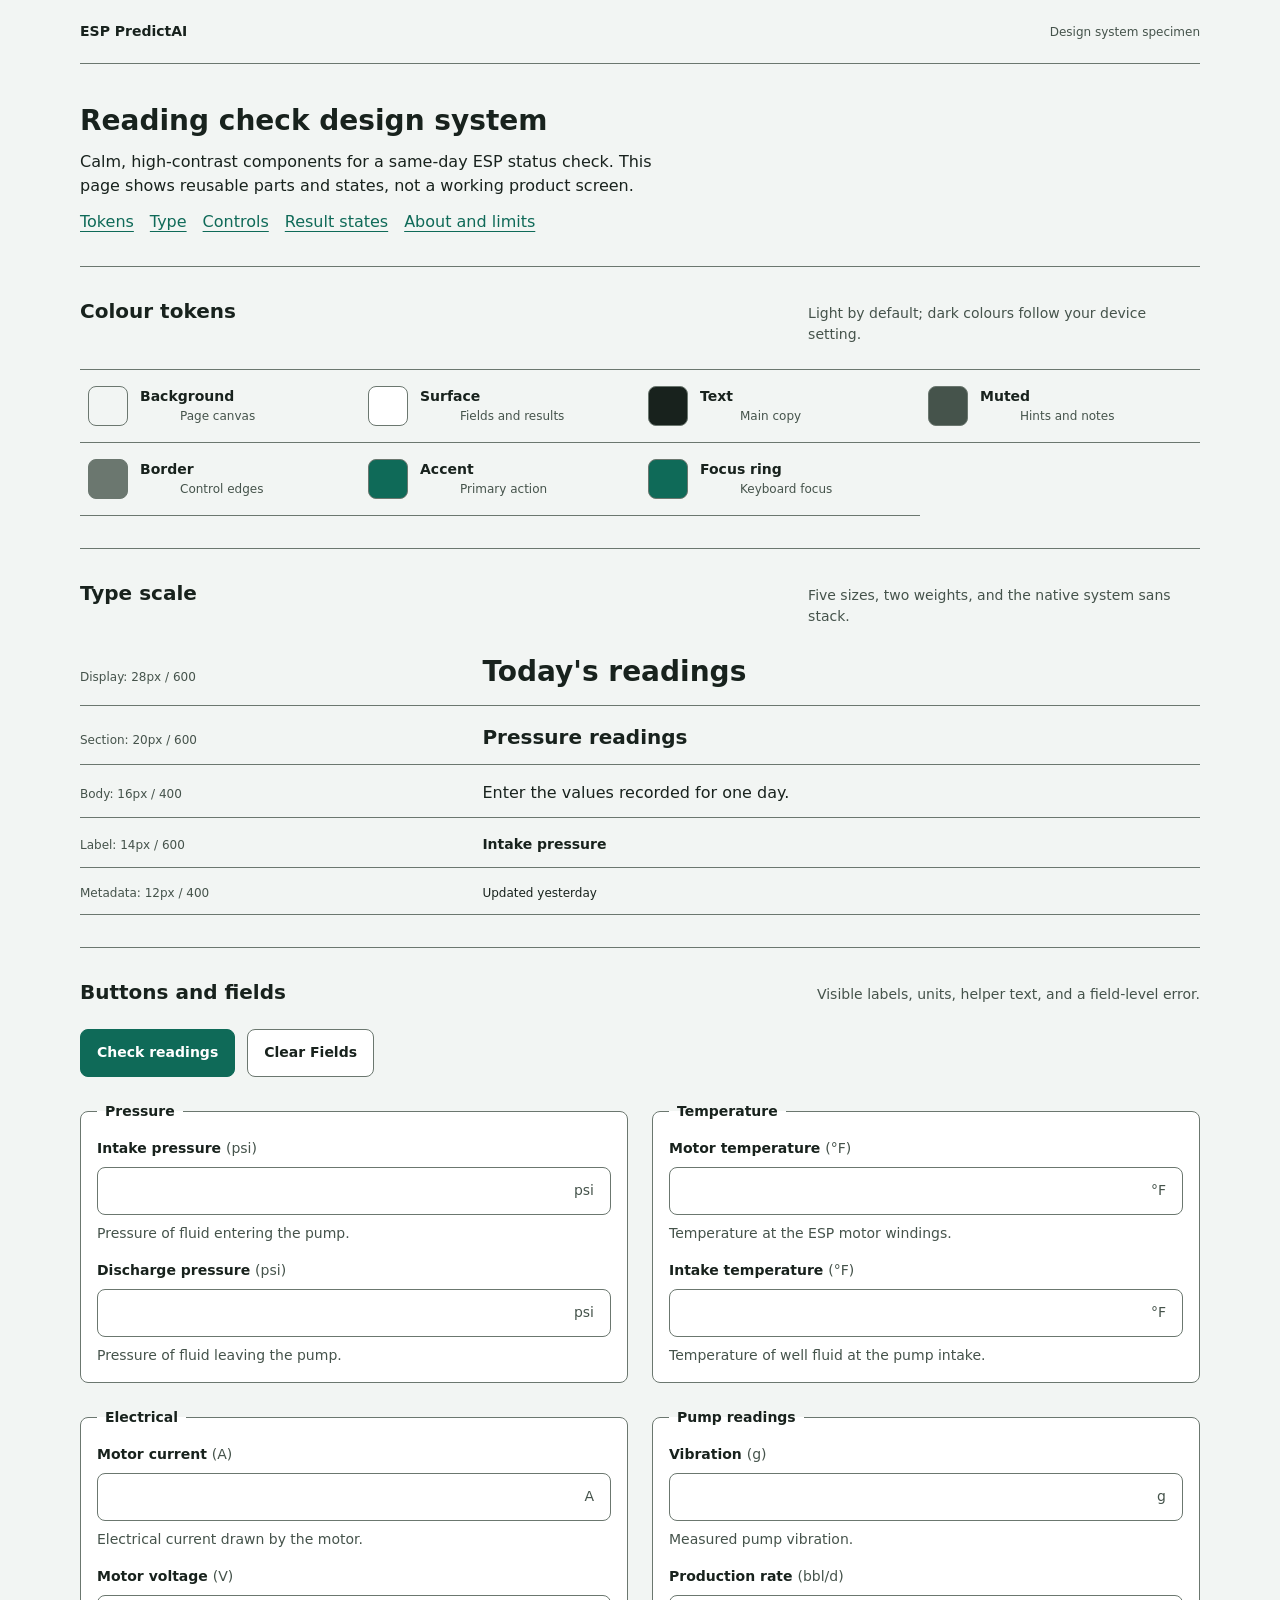
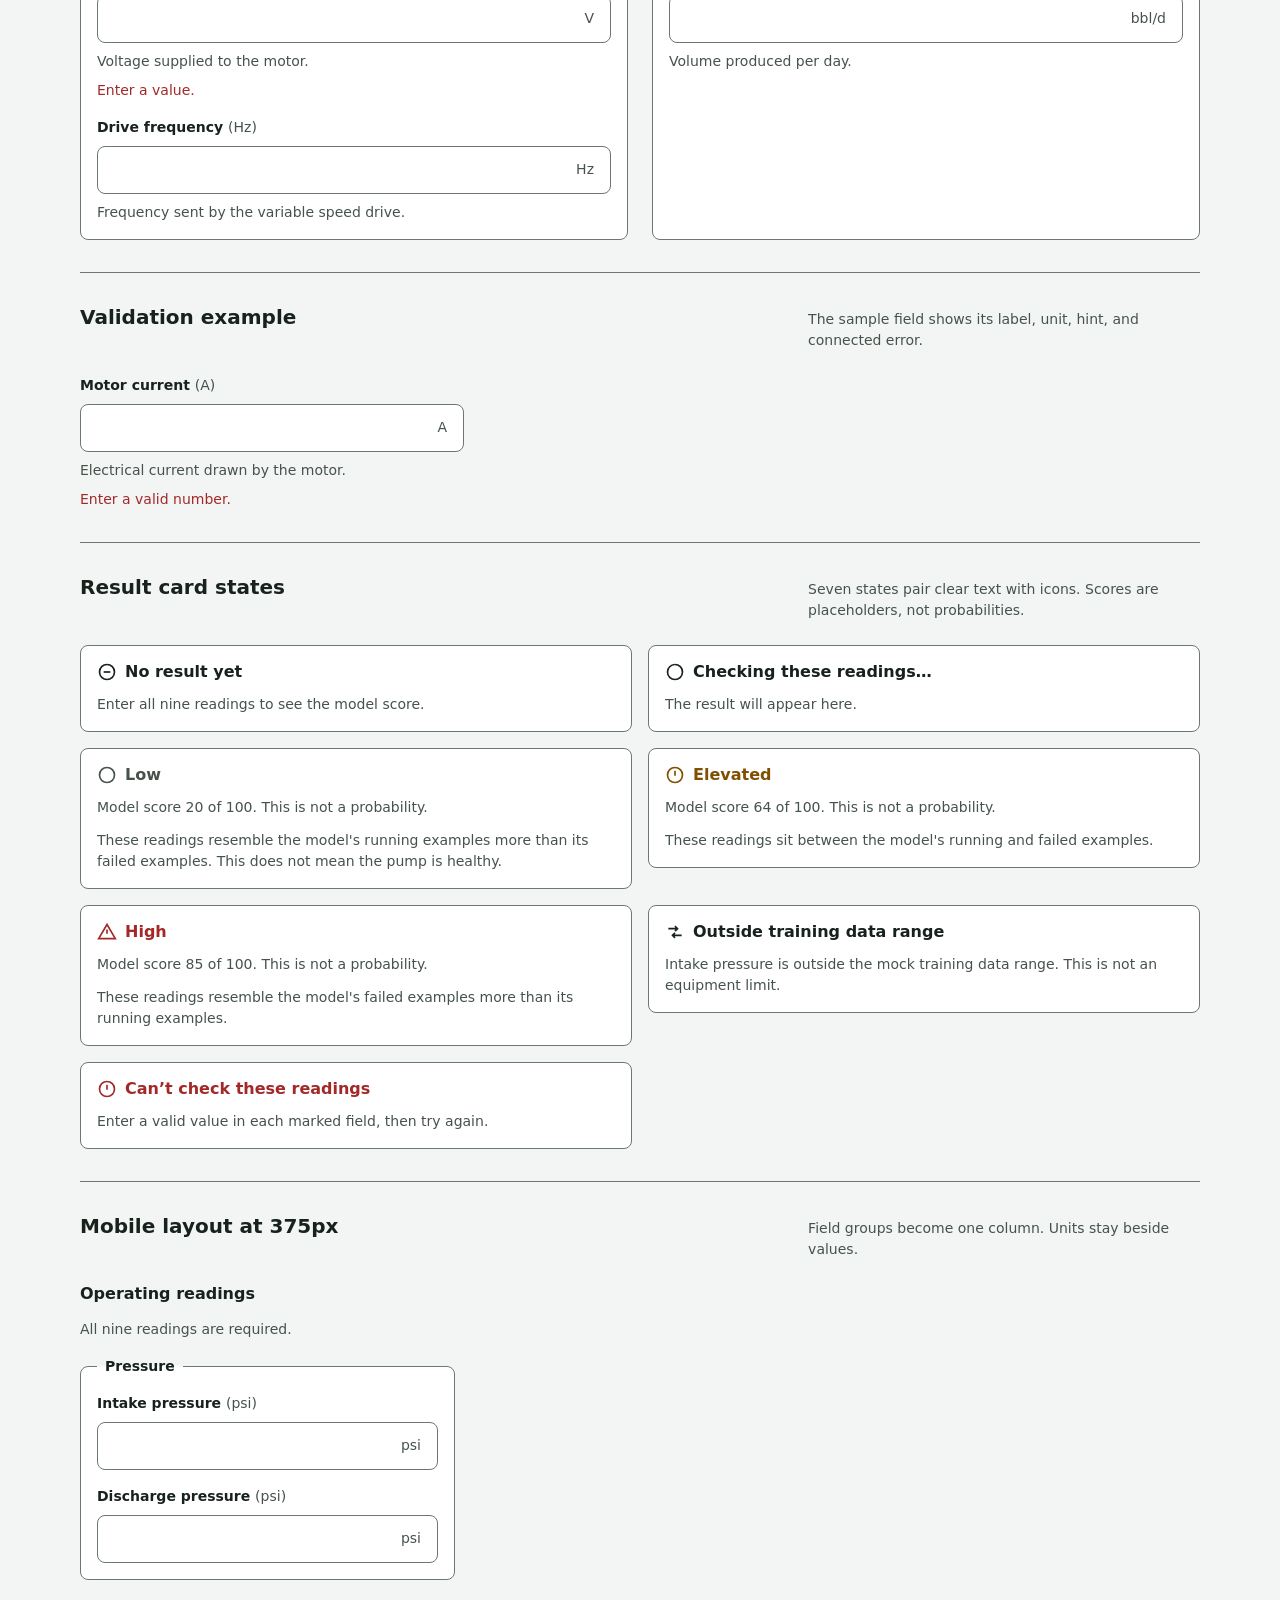
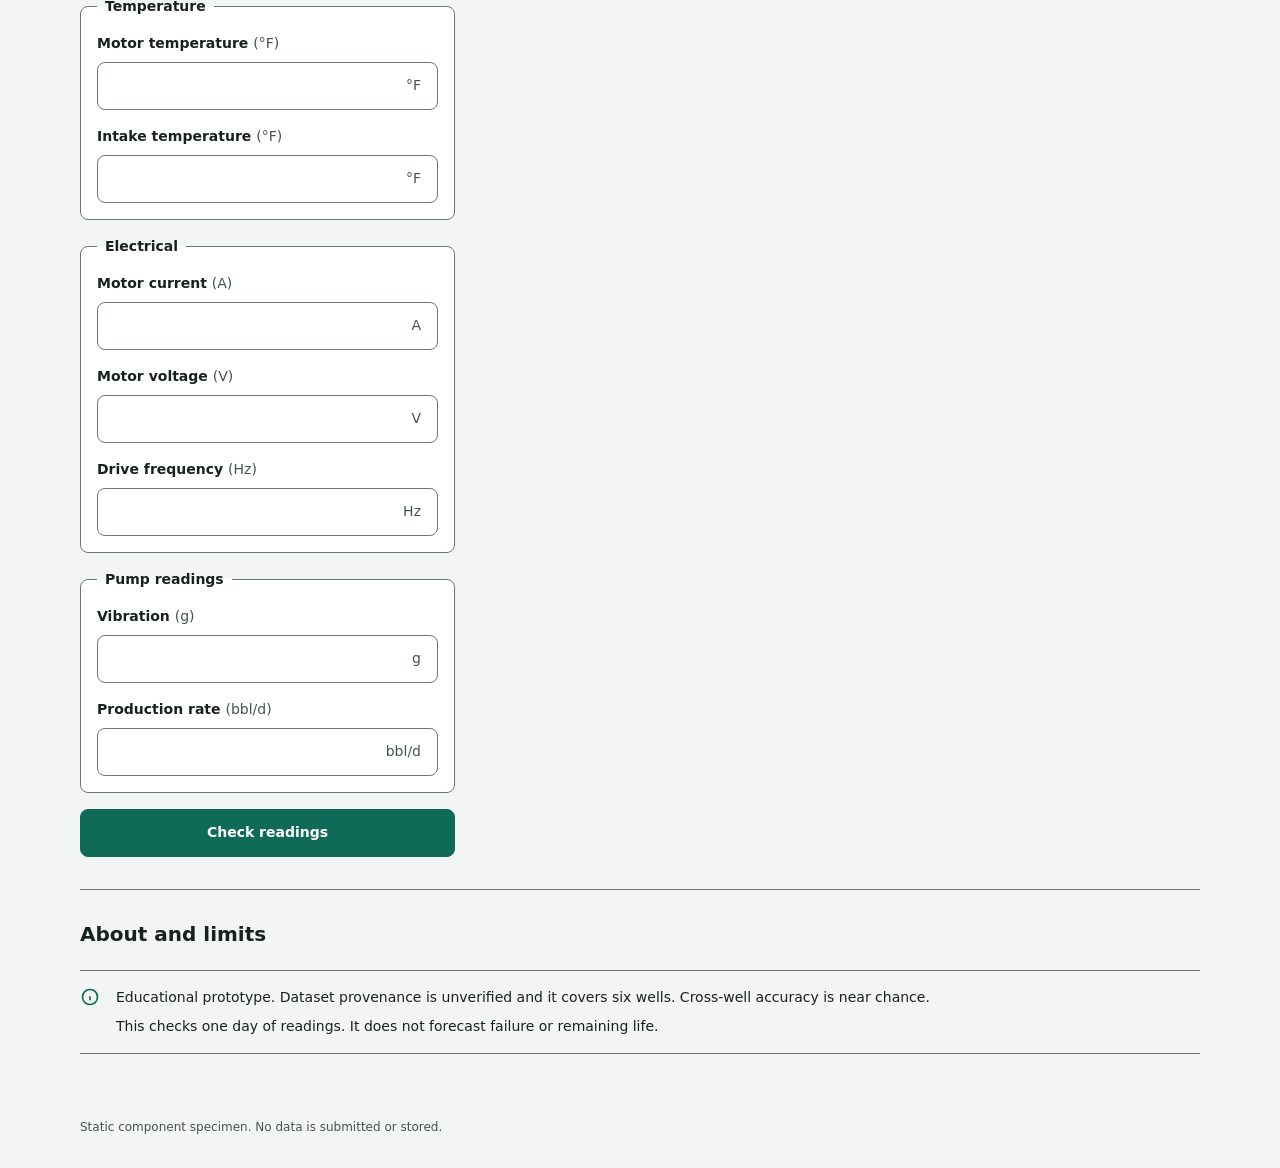
<file: design-system/index.html>
<!doctype html>
<html lang="en">
<head>
  <meta charset="utf-8">
  <meta name="viewport" content="width=device-width, initial-scale=1">
  <meta name="theme-color" content="#F2F5F3" media="(prefers-color-scheme: light)">
  <meta name="theme-color" content="#121A16" media="(prefers-color-scheme: dark)">
  <title>ESP PredictAI design system</title>
  <link rel="stylesheet" href="tokens.css">
  <style>
    *,
    *::before,
    *::after {
      box-sizing: border-box;
    }

    html {
      min-width: 0;
      overflow-x: clip;
      scroll-behavior: auto;
    }

    body {
      min-width: 0;
      overflow-x: clip;
      margin: 0;
      background: var(--color-background);
      color: var(--color-text);
      font-family: var(--font-sans);
      font-size: var(--text-body);
      font-weight: var(--weight-regular);
      line-height: var(--leading-body);
    }

    a {
      color: var(--color-accent);
      text-underline-offset: var(--space-1);
    }

    a:hover {
      text-decoration-thickness: 2px;
    }

    .skip-link {
      position: absolute;
      z-index: 1;
      top: var(--space-2);
      left: var(--space-2);
      padding: var(--space-2) var(--space-3);
      border: var(--border-width) solid var(--color-border);
      border-radius: var(--radius-control);
      background: var(--color-surface);
      color: var(--color-text);
      transform: translateY(-160%);
    }

    .skip-link:focus-visible {
      transform: translateY(0);
    }

    a:focus-visible,
    button:focus-visible,
    input:focus-visible {
      outline: var(--focus-width) solid var(--color-focus-ring);
      outline-offset: var(--focus-offset);
    }

    h1,
    h2,
    h3,
    p {
      margin: 0;
    }

    strong {
      font-weight: var(--weight-semibold);
    }

    h1,
    h2,
    h3 {
      min-width: 0;
      overflow-wrap: break-word;
      font-weight: var(--weight-semibold);
      line-height: var(--leading-tight);
      text-wrap: balance;
    }

    h1 {
      font-size: var(--text-display);
    }

    h2 {
      font-size: var(--text-section);
    }

    h3 {
      font-size: var(--text-body);
    }

    .page-shell {
      width: min(100% - var(--space-8), 70rem);
      margin-inline: auto;
    }

    .site-header {
      display: flex;
      align-items: center;
      justify-content: space-between;
      gap: var(--space-4);
      min-height: 4rem;
      border-bottom: var(--border-width) solid var(--color-border);
    }

    .wordmark {
      color: var(--color-text);
      font-size: var(--text-label);
      font-weight: var(--weight-semibold);
      text-decoration: none;
    }

    .specimen-nav {
      display: flex;
      flex-wrap: wrap;
      gap: var(--space-4);
    }

    .header-note,
    .token-value,
    .type-meta,
    .footer-note {
      color: var(--color-muted);
      font-size: var(--text-small);
    }

    .section-note,
    .hint {
      color: var(--color-muted);
      font-size: var(--text-label);
      font-weight: var(--weight-regular);
    }

    .intro {
      display: grid;
      gap: var(--space-3);
      max-width: 42rem;
      padding-block: var(--space-10) var(--space-8);
    }

    .intro p {
      max-width: 60ch;
    }

    .section {
      padding-block: var(--space-8);
      border-top: var(--border-width) solid var(--color-border);
    }

    .section-heading {
      display: flex;
      align-items: baseline;
      justify-content: space-between;
      gap: var(--space-4);
      margin-bottom: var(--space-6);
    }

    .section-heading p {
      max-width: 44ch;
      color: var(--color-muted);
      font-size: var(--text-label);
    }

    .token-list {
      display: grid;
      grid-template-columns: repeat(4, minmax(0, 1fr));
      margin: 0;
      border-top: var(--border-width) solid var(--color-border);
    }

    .token-item {
      display: grid;
      grid-template-columns: 2.5rem minmax(0, 1fr);
      align-items: center;
      gap: var(--space-3);
      min-width: 0;
      padding: var(--space-4) var(--space-2);
      border-bottom: var(--border-width) solid var(--color-border);
    }

    .swatch {
      width: 2.5rem;
      aspect-ratio: 1;
      border: var(--border-width) solid var(--color-border);
      border-radius: var(--radius-control);
      background: var(--swatch-color);
    }

    .token-name {
      display: block;
      font-size: var(--text-label);
      font-weight: var(--weight-semibold);
      overflow-wrap: break-word;
    }

    .type-list {
      display: grid;
      gap: var(--space-4);
      margin: 0;
      padding: 0;
      list-style: none;
    }

    .type-row {
      display: grid;
      grid-template-columns: minmax(7rem, 0.7fr) minmax(0, 1.3fr);
      align-items: baseline;
      gap: var(--space-4);
      padding-bottom: var(--space-3);
      border-bottom: var(--border-width) solid var(--color-border);
    }

    .type-meta {
      color: var(--color-muted);
      font-size: var(--text-small);
    }

    .sample-display { font-size: var(--text-display); font-weight: var(--weight-semibold); }
    .sample-section { font-size: var(--text-section); font-weight: var(--weight-semibold); }
    .sample-body { font-size: var(--text-body); font-weight: var(--weight-regular); }
    .sample-label { font-size: var(--text-label); font-weight: var(--weight-semibold); }
    .sample-small { font-size: var(--text-small); font-weight: var(--weight-regular); }

    .button-row {
      display: flex;
      flex-wrap: wrap;
      gap: var(--space-3);
    }

    .button {
      display: inline-flex;
      align-items: center;
      justify-content: center;
      min-height: 3rem;
      padding: var(--space-3) var(--space-4);
      border: var(--border-width) solid var(--color-border);
      border-radius: var(--radius-control);
      background: var(--color-surface);
      color: var(--color-text);
      font: var(--weight-semibold) var(--text-label)/var(--leading-body) var(--font-sans);
      text-align: center;
      text-decoration: none;
      cursor: pointer;
      transition: background-color var(--motion-fast) var(--ease-standard),
        border-color var(--motion-fast) var(--ease-standard);
      touch-action: manipulation;
      -webkit-tap-highlight-color: transparent;
    }

    .button:hover {
      border-color: var(--color-text);
      background: var(--color-background);
    }

    .button:active {
      border-color: var(--color-text);
      transform: translateY(1px);
    }

    .button--primary {
      border-color: var(--color-accent);
      background: var(--color-accent);
      color: var(--color-accent-ink);
    }

    .button--primary:hover {
      border-color: var(--color-text);
      background: var(--color-accent);
    }

    .field-groups {
      display: grid;
      grid-template-columns: repeat(2, minmax(0, 1fr));
      gap: var(--space-6);
    }

    .field-group {
      min-width: 0;
      margin: 0;
      padding: var(--space-4);
      border: var(--border-width) solid var(--color-border);
      border-radius: var(--radius-surface);
      background: var(--color-surface);
    }

    .field-group legend {
      padding-inline: var(--space-2);
      font-size: var(--text-label);
      font-weight: var(--weight-semibold);
    }

    .group-fields {
      display: grid;
      gap: var(--space-4);
    }

    .field {
      display: grid;
      gap: var(--space-2);
      min-width: 0;
    }

    .field label {
      font-size: var(--text-label);
      font-weight: var(--weight-semibold);
    }

    .unit-control {
      display: grid;
      grid-template-columns: minmax(0, 1fr) auto;
      align-items: center;
      min-height: 3rem;
      border: var(--border-width) solid var(--color-border);
      border-radius: var(--radius-control);
      background: var(--color-surface);
    }

    .unit-control:focus-within {
      border-color: var(--color-focus-ring);
    }

    .unit-control input {
      width: 100%;
      min-width: 0;
      height: 100%;
      padding: var(--space-3) var(--space-4);
      border: 0;
      border-radius: var(--radius-control);
      outline: 0;
      background: transparent;
      color: var(--color-text);
      font: var(--weight-regular) var(--text-body)/var(--leading-body) var(--font-sans);
      font-variant-numeric: tabular-nums;
    }

    .unit-control input:focus-visible {
      outline: var(--focus-width) solid var(--color-focus-ring);
      outline-offset: calc(-1 * var(--focus-width));
    }

    .unit {
      padding-inline: var(--space-4);
      color: var(--color-muted);
      font-size: var(--text-label);
    }

    .field-error {
      color: var(--color-error);
      font-size: var(--text-label);
    }

    .field-error:empty {
      display: none;
    }

    .risk-list {
      display: grid;
      grid-template-columns: repeat(2, minmax(0, 1fr));
      gap: var(--space-4);
      margin: 0;
      padding: 0;
      list-style: none;
    }

    .result-state {
      display: grid;
      gap: var(--space-3);
      min-width: 0;
      padding: var(--space-4);
      border: var(--border-width) solid var(--color-border);
      border-radius: var(--radius-surface);
      background: var(--color-surface);
    }

    .state-heading {
      display: flex;
      align-items: center;
      gap: var(--space-2);
    }

    .state-heading svg,
    .state-icon {
      flex: 0 0 auto;
      width: 1.25rem;
      height: 1.25rem;
    }

    .state-copy {
      color: var(--color-muted);
      font-size: var(--text-label);
    }

    .risk--low .state-heading { color: var(--color-risk-low); }
    .risk--elevated .state-heading { color: var(--color-risk-elevated); }
    .risk--high .state-heading { color: var(--color-risk-high); }
    .state-heading h3 { color: currentColor; }

    .loading-icon {
      animation: turn 900ms linear infinite;
      transform-origin: center;
    }

    @keyframes turn {
      to { transform: rotate(1turn); }
    }

    .notice {
      display: grid;
      grid-template-columns: 1.5rem minmax(0, 1fr);
      align-items: start;
      gap: var(--space-3);
      padding-block: var(--space-4);
      border-top: var(--border-width) solid var(--color-border);
      border-bottom: var(--border-width) solid var(--color-border);
      font-size: var(--text-label);
      font-weight: var(--weight-regular);
    }

    .notice svg {
      width: 1.25rem;
      height: 1.25rem;
      color: var(--color-accent);
    }

    .notice p + p {
      margin-top: var(--space-2);
    }

    .notice strong {
      font-weight: var(--weight-regular);
    }

    .mobile-preview {
      width: min(100%, 23.4375rem);
    }

    .mobile-preview-inner {
      display: grid;
      gap: var(--space-4);
    }

    .state-heading--error {
      color: var(--color-error);
    }

    .mobile-preview .field-groups {
      grid-template-columns: minmax(0, 1fr);
      gap: var(--space-4);
    }

    .footer-note {
      padding-block: var(--space-8);
      color: var(--color-muted);
      font-size: var(--text-small);
    }

    @media (max-width: 48rem) {
      .token-list {
        grid-template-columns: repeat(2, minmax(0, 1fr));
      }

      .section-heading {
        align-items: start;
        flex-direction: column;
      }
    }

    @media (max-width: 40rem) {
      .page-shell {
        width: min(100% - var(--space-6), 70rem);
      }

      .site-header {
        align-items: start;
        flex-direction: column;
        justify-content: center;
        gap: var(--space-1);
        min-height: 4.5rem;
      }

      .intro {
        padding-block: var(--space-8) var(--space-6);
      }

      .field-groups,
      .risk-list {
        grid-template-columns: minmax(0, 1fr);
      }

      .type-row {
        grid-template-columns: minmax(0, 1fr);
        gap: var(--space-1);
      }
    }

    @media (prefers-reduced-motion: reduce) {
      *,
      *::before,
      *::after {
        scroll-behavior: auto !important;
        animation-duration: 0.01ms !important;
        animation-iteration-count: 1 !important;
        transition-duration: 0.01ms !important;
      }
    }
  </style>
</head>
<body>
  <a class="skip-link" href="#main">Skip to main content</a>
  <header class="site-header page-shell">
    <a class="wordmark" href="#main">ESP PredictAI</a>
    <p class="header-note">Design system specimen</p>
  </header>

  <main id="main" class="page-shell">
    <section class="intro" aria-labelledby="page-title">
  <h1 id="page-title">Reading check design system</h1>
      <p>Calm, high-contrast components for a same-day ESP status check. This page shows reusable parts and states, not a working product screen.</p>
      <nav class="specimen-nav" aria-label="Specimen sections">
        <a href="#tokens">Tokens</a><a href="#type">Type</a><a href="#controls">Controls</a><a href="#results">Result states</a><a href="#limits">About and limits</a>
      </nav>
    </section>

    <section id="tokens" class="section" aria-labelledby="tokens-title">
      <div class="section-heading">
        <h2 id="tokens-title">Colour tokens</h2>
        <p>Light by default; dark colours follow your device setting.</p>
      </div>
      <dl class="token-list">
        <div class="token-item"><span class="swatch" style="--swatch-color:var(--color-background)" aria-hidden="true"></span><div><dt class="token-name">Background</dt><dd class="token-value">Page canvas</dd></div></div>
        <div class="token-item"><span class="swatch" style="--swatch-color:var(--color-surface)" aria-hidden="true"></span><div><dt class="token-name">Surface</dt><dd class="token-value">Fields and results</dd></div></div>
        <div class="token-item"><span class="swatch" style="--swatch-color:var(--color-text)" aria-hidden="true"></span><div><dt class="token-name">Text</dt><dd class="token-value">Main copy</dd></div></div>
        <div class="token-item"><span class="swatch" style="--swatch-color:var(--color-muted)" aria-hidden="true"></span><div><dt class="token-name">Muted</dt><dd class="token-value">Hints and notes</dd></div></div>
        <div class="token-item"><span class="swatch" style="--swatch-color:var(--color-border)" aria-hidden="true"></span><div><dt class="token-name">Border</dt><dd class="token-value">Control edges</dd></div></div>
        <div class="token-item"><span class="swatch" style="--swatch-color:var(--color-accent)" aria-hidden="true"></span><div><dt class="token-name">Accent</dt><dd class="token-value">Primary action</dd></div></div>
        <div class="token-item"><span class="swatch" style="--swatch-color:var(--color-focus-ring)" aria-hidden="true"></span><div><dt class="token-name">Focus ring</dt><dd class="token-value">Keyboard focus</dd></div></div>
      </dl>
    </section>

    <section id="type" class="section" aria-labelledby="type-title">
      <div class="section-heading">
        <h2 id="type-title">Type scale</h2>
        <p>Five sizes, two weights, and the native system sans stack.</p>
      </div>
      <ul class="type-list">
        <li class="type-row"><span class="type-meta">Display: 28px / 600</span><span class="sample-display">Today's readings</span></li>
        <li class="type-row"><span class="type-meta">Section: 20px / 600</span><span class="sample-section">Pressure readings</span></li>
        <li class="type-row"><span class="type-meta">Body: 16px / 400</span><span class="sample-body">Enter the values recorded for one day.</span></li>
        <li class="type-row"><span class="type-meta">Label: 14px / 600</span><span class="sample-label">Intake pressure</span></li>
        <li class="type-row"><span class="type-meta">Metadata: 12px / 400</span><span class="sample-small">Updated yesterday</span></li>
      </ul>
    </section>

    <section id="controls" class="section" aria-labelledby="controls-title">
      <div class="section-heading">
        <h2 id="controls-title">Buttons and fields</h2>
        <p>Visible labels, units, helper text, and a field-level error.</p>
      </div>
      <div class="button-row" aria-label="Button examples">
        <button class="button button--primary" type="button">Check readings</button>
        <button class="button" type="button">Clear Fields</button>
      </div>

      <div class="field-groups" style="margin-top:var(--space-6)">
        <fieldset class="field-group">
          <legend>Pressure</legend>
          <div class="group-fields">
            <div class="field">
              <label for="intake-pressure">Intake pressure <span class="hint">(psi)</span></label>
              <div class="unit-control"><input id="intake-pressure" name="intake_pressure" type="number" inputmode="decimal" step="any" autocomplete="off" required aria-required="true" aria-describedby="intake-hint"><span class="unit" aria-hidden="true">psi</span></div>
              <p class="hint" id="intake-hint">Pressure of fluid entering the pump.</p>
            </div>
            <div class="field">
              <label for="discharge-pressure">Discharge pressure <span class="hint">(psi)</span></label>
              <div class="unit-control"><input id="discharge-pressure" name="discharge_pressure" type="number" inputmode="decimal" step="any" autocomplete="off" required aria-required="true" aria-describedby="discharge-hint"><span class="unit" aria-hidden="true">psi</span></div>
              <p class="hint" id="discharge-hint">Pressure of fluid leaving the pump.</p>
            </div>
          </div>
        </fieldset>

        <fieldset class="field-group">
          <legend>Temperature</legend>
          <div class="group-fields">
            <div class="field">
              <label for="motor-temperature">Motor temperature <span class="hint">(°F)</span></label>
              <div class="unit-control"><input id="motor-temperature" name="motor_temperature" type="number" inputmode="decimal" step="any" autocomplete="off" required aria-required="true" aria-describedby="motor-temp-hint"><span class="unit" aria-hidden="true">°F</span></div>
              <p class="hint" id="motor-temp-hint">Temperature at the ESP motor windings.</p>
            </div>
            <div class="field">
              <label for="intake-temperature">Intake temperature <span class="hint">(°F)</span></label>
              <div class="unit-control"><input id="intake-temperature" name="intake_temperature" type="number" inputmode="decimal" step="any" autocomplete="off" required aria-required="true" aria-describedby="intake-temp-hint"><span class="unit" aria-hidden="true">°F</span></div>
              <p class="hint" id="intake-temp-hint">Temperature of well fluid at the pump intake.</p>
            </div>
          </div>
        </fieldset>

        <fieldset class="field-group">
          <legend>Electrical</legend>
          <div class="group-fields">
            <div class="field">
              <label for="motor-current">Motor current <span class="hint">(A)</span></label>
              <div class="unit-control"><input id="motor-current" name="motor_amps" type="number" inputmode="decimal" step="any" autocomplete="off" required aria-required="true" aria-describedby="motor-current-hint"><span class="unit" aria-hidden="true">A</span></div>
              <p class="hint" id="motor-current-hint">Electrical current drawn by the motor.</p>
            </div>
            <div class="field">
              <label for="motor-voltage">Motor voltage <span class="hint">(V)</span></label>
              <div class="unit-control"><input id="motor-voltage" name="motor_volt" type="number" inputmode="decimal" step="any" autocomplete="off" required aria-required="true" aria-invalid="true" aria-describedby="motor-voltage-hint motor-voltage-error"><span class="unit" aria-hidden="true">V</span></div>
              <p class="hint" id="motor-voltage-hint">Voltage supplied to the motor.</p>
              <p class="field-error" id="motor-voltage-error">Enter a value.</p>
            </div>
            <div class="field">
              <label for="frequency">Drive frequency <span class="hint">(Hz)</span></label>
              <div class="unit-control"><input id="frequency" name="frequency" type="number" inputmode="decimal" step="any" autocomplete="off" required aria-required="true" aria-describedby="frequency-hint"><span class="unit" aria-hidden="true">Hz</span></div>
              <p class="hint" id="frequency-hint">Frequency sent by the variable speed drive.</p>
            </div>
          </div>
        </fieldset>

        <fieldset class="field-group">
          <legend>Pump readings</legend>
          <div class="group-fields">
            <div class="field">
              <label for="vibration">Vibration <span class="hint">(g)</span></label>
              <div class="unit-control"><input id="vibration" name="vibration" type="number" inputmode="decimal" step="any" autocomplete="off" required aria-required="true" aria-describedby="vibration-hint"><span class="unit" aria-hidden="true">g</span></div>
              <p class="hint" id="vibration-hint">Measured pump vibration.</p>
            </div>
            <div class="field">
              <label for="production">Production rate <span class="hint">(bbl/d)</span></label>
              <div class="unit-control"><input id="production" name="production" type="number" inputmode="decimal" step="any" autocomplete="off" required aria-required="true" aria-describedby="production-hint"><span class="unit" aria-hidden="true">bbl/d</span></div>
              <p class="hint" id="production-hint">Volume produced per day.</p>
            </div>
          </div>
        </fieldset>
      </div>
    </section>

    <section class="section" aria-labelledby="sample-error-title">
      <div class="section-heading">
        <h2 id="sample-error-title">Validation example</h2>
        <p>The sample field shows its label, unit, hint, and connected error.</p>
      </div>
      <div class="field" style="max-width:24rem">
        <label for="sample-amps">Motor current <span class="hint">(A)</span></label>
        <div class="unit-control"><input id="sample-amps" name="sample_motor_amps" type="number" inputmode="decimal" step="any" autocomplete="off" aria-invalid="true" aria-describedby="sample-amps-hint sample-amps-error"><span class="unit" aria-hidden="true">A</span></div>
        <p class="hint" id="sample-amps-hint">Electrical current drawn by the motor.</p>
        <p class="field-error" id="sample-amps-error">Enter a valid number.</p>
      </div>
    </section>

    <section id="results" class="section" aria-labelledby="results-title">
      <div class="section-heading">
        <h2 id="results-title">Result card states</h2>
        <p>Seven states pair clear text with icons. Scores are placeholders, not probabilities.</p>
      </div>
      <ul class="risk-list">
        <li><article class="result-state">
          <div class="state-heading"><svg class="state-icon" viewBox="0 0 24 24" fill="none" stroke="currentColor" stroke-width="2" aria-hidden="true" focusable="false"><circle cx="12" cy="12" r="9"></circle><path d="M8 12h8"></path></svg><h3>No result yet</h3></div>
          <p class="state-copy">Enter all nine readings to see the model score.</p>
        </article></li>
        <li><article class="result-state">
          <div class="state-heading"><svg class="state-icon loading-icon" viewBox="0 0 24 24" fill="none" stroke="currentColor" stroke-width="2" aria-hidden="true" focusable="false"><circle cx="12" cy="12" r="9" stroke-dasharray="42 14"></circle><path d="M21 12a9 9 0 0 0-9-9"></path></svg><h3>Checking these readings&hellip;</h3></div>
          <p class="state-copy">The result will appear here.</p>
        </article></li>
        <li><article class="result-state risk--low">
          <div class="state-heading"><svg class="state-icon" viewBox="0 0 24 24" fill="none" stroke="currentColor" stroke-width="2" aria-hidden="true" focusable="false"><circle cx="12" cy="12" r="9"></circle></svg><h3>Low</h3></div>
          <p class="state-copy">Model score 20 of 100. This is not a probability.</p>
          <p class="state-copy">These readings resemble the model's running examples more than its failed examples. This does not mean the pump is healthy.</p>
        </article></li>
        <li><article class="result-state risk--elevated">
          <div class="state-heading"><svg class="state-icon" viewBox="0 0 24 24" fill="none" stroke="currentColor" stroke-width="2" aria-hidden="true" focusable="false"><circle cx="12" cy="12" r="9"></circle><path d="M12 7v6"></path><path d="M12 16h.01"></path></svg><h3>Elevated</h3></div>
          <p class="state-copy">Model score 64 of 100. This is not a probability.</p>
          <p class="state-copy">These readings sit between the model's running and failed examples.</p>
        </article></li>
        <li><article class="result-state risk--high">
          <div class="state-heading"><svg class="state-icon" viewBox="0 0 24 24" fill="none" stroke="currentColor" stroke-width="2" aria-hidden="true" focusable="false"><path d="M12 3 22 20H2L12 3Z"></path><path d="M12 9v5"></path><path d="M12 17h.01"></path></svg><h3>High</h3></div>
          <p class="state-copy">Model score 85 of 100. This is not a probability.</p>
          <p class="state-copy">These readings resemble the model's failed examples more than its running examples.</p>
        </article></li>
        <li><article class="result-state">
          <div class="state-heading"><svg class="state-icon" viewBox="0 0 24 24" fill="none" stroke="currentColor" stroke-width="2" aria-hidden="true" focusable="false"><path d="M4 8h11M12 5l3 3-3 3M20 16H9m3-3-3 3 3 3"></path></svg><h3>Outside training data range</h3></div>
          <p class="state-copy">Intake pressure is outside the mock training data range. This is not an equipment limit.</p>
        </article></li>
        <li><article class="result-state">
          <div class="state-heading state-heading--error"><svg class="state-icon" viewBox="0 0 24 24" fill="none" stroke="currentColor" stroke-width="2" aria-hidden="true" focusable="false"><circle cx="12" cy="12" r="9"></circle><path d="M12 7v6"></path><path d="M12 16h.01"></path></svg><h3>Can&#8217;t check these readings</h3></div>
          <p class="state-copy">Enter a valid value in each marked field, then try again.</p>
        </article></li>
      </ul>
    </section>

    <section class="section" aria-labelledby="mobile-title">
      <div class="section-heading">
        <h2 id="mobile-title">Mobile layout at 375px</h2>
        <p>Field groups become one column. Units stay beside values.</p>
      </div>
      <div class="mobile-preview">
        <div class="mobile-preview-inner">
          <h3>Operating readings</h3>
          <p class="hint">All nine readings are required.</p>
          <div class="field-groups">
            <fieldset class="field-group">
              <legend>Pressure</legend>
              <div class="group-fields">
                <div class="field"><label for="mobile-intake">Intake pressure <span class="hint">(psi)</span></label><div class="unit-control"><input id="mobile-intake" name="mobile_intake_pressure" type="number" inputmode="decimal" step="any" autocomplete="off" required aria-required="true"><span class="unit" aria-hidden="true">psi</span></div></div>
                <div class="field"><label for="mobile-discharge">Discharge pressure <span class="hint">(psi)</span></label><div class="unit-control"><input id="mobile-discharge" name="mobile_discharge_pressure" type="number" inputmode="decimal" step="any" autocomplete="off" required aria-required="true"><span class="unit" aria-hidden="true">psi</span></div></div>
              </div>
            </fieldset>
            <fieldset class="field-group">
              <legend>Temperature</legend>
              <div class="group-fields">
                <div class="field"><label for="mobile-motor-temperature">Motor temperature <span class="hint">(°F)</span></label><div class="unit-control"><input id="mobile-motor-temperature" name="mobile_motor_temperature" type="number" inputmode="decimal" step="any" autocomplete="off" required aria-required="true"><span class="unit" aria-hidden="true">°F</span></div></div>
                <div class="field"><label for="mobile-intake-temperature">Intake temperature <span class="hint">(°F)</span></label><div class="unit-control"><input id="mobile-intake-temperature" name="mobile_intake_temperature" type="number" inputmode="decimal" step="any" autocomplete="off" required aria-required="true"><span class="unit" aria-hidden="true">°F</span></div></div>
              </div>
            </fieldset>
            <fieldset class="field-group">
              <legend>Electrical</legend>
              <div class="group-fields">
                <div class="field"><label for="mobile-current">Motor current <span class="hint">(A)</span></label><div class="unit-control"><input id="mobile-current" name="mobile_motor_amps" type="number" inputmode="decimal" step="any" autocomplete="off" required aria-required="true"><span class="unit" aria-hidden="true">A</span></div></div>
                <div class="field"><label for="mobile-voltage">Motor voltage <span class="hint">(V)</span></label><div class="unit-control"><input id="mobile-voltage" name="mobile_motor_volt" type="number" inputmode="decimal" step="any" autocomplete="off" required aria-required="true"><span class="unit" aria-hidden="true">V</span></div></div>
                <div class="field"><label for="mobile-frequency">Drive frequency <span class="hint">(Hz)</span></label><div class="unit-control"><input id="mobile-frequency" name="mobile_frequency" type="number" inputmode="decimal" step="any" autocomplete="off" required aria-required="true"><span class="unit" aria-hidden="true">Hz</span></div></div>
              </div>
            </fieldset>
            <fieldset class="field-group">
              <legend>Pump readings</legend>
              <div class="group-fields">
                <div class="field"><label for="mobile-vibration">Vibration <span class="hint">(g)</span></label><div class="unit-control"><input id="mobile-vibration" name="mobile_vibration" type="number" inputmode="decimal" step="any" autocomplete="off" required aria-required="true"><span class="unit" aria-hidden="true">g</span></div></div>
                <div class="field"><label for="mobile-production">Production rate <span class="hint">(bbl/d)</span></label><div class="unit-control"><input id="mobile-production" name="mobile_production" type="number" inputmode="decimal" step="any" autocomplete="off" required aria-required="true"><span class="unit" aria-hidden="true">bbl/d</span></div></div>
              </div>
            </fieldset>
            <button class="button button--primary" type="button">Check readings</button>
          </div>
        </div>
      </div>
    </section>

    <section id="limits" class="section" aria-labelledby="limits-title">
      <div class="section-heading">
        <h2 id="limits-title">About and limits</h2>
      </div>
      <aside class="notice" aria-label="Educational prototype notice">
        <svg viewBox="0 0 24 24" fill="none" stroke="currentColor" stroke-width="2" aria-hidden="true" focusable="false"><circle cx="12" cy="12" r="9"></circle><path d="M12 11v5"></path><path d="M12 8h.01"></path></svg>
        <div>
          <p><strong>Educational prototype.</strong> Dataset provenance is unverified and it covers six wells. Cross-well accuracy is near chance.</p>
          <p>This checks one day of readings. It does not forecast failure or remaining life.</p>
        </div>
      </aside>
    </section>
  </main>

  <footer class="page-shell footer-note">
    Static component specimen. No data is submitted or stored.
  </footer>
</body>
</html>
</file>
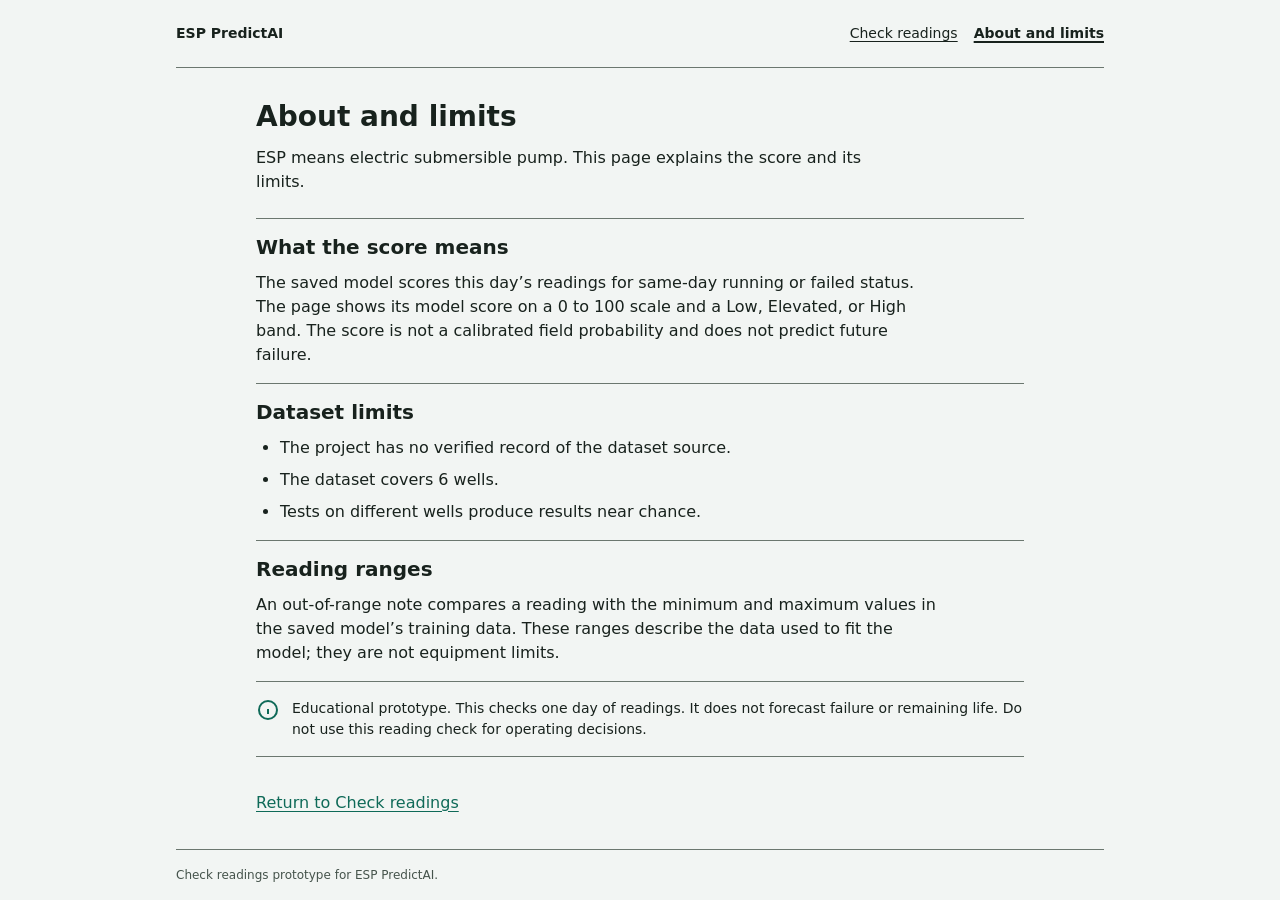
<file: web/about.html>
<!doctype html>
<html lang="en">
<head>
  <meta charset="utf-8">
  <meta name="viewport" content="width=device-width, initial-scale=1">
  <meta name="expert-mode-url" content="">
  <meta name="description" content="About and limits of the ESP PredictAI one-day reading check.">
  <meta name="theme-color" content="#F2F5F3" media="(prefers-color-scheme: light)">
  <meta name="theme-color" content="#121A16" media="(prefers-color-scheme: dark)">
  <title>About and limits | ESP PredictAI</title>
  <link rel="icon" type="image/svg+xml" href="favicon.svg">
  <link rel="stylesheet" href="styles.css">
  <script src="app.js" defer></script>
</head>
<body>
  <a class="skip-link" href="#main">Skip to main content</a>
  <header class="site-header page-shell">
    <a class="wordmark" href="index.html">ESP PredictAI</a>
    <nav class="site-nav" aria-label="Main navigation">
      <a href="index.html">Check readings</a>
      <a href="about.html" aria-current="page">About and limits</a>
      <a class="expert-mode-link" hidden>Expert mode</a>
    </nav>
  </header>

  <main id="main" class="page-shell about-page">
    <section class="intro" aria-labelledby="page-title">
      <h1 id="page-title">About and limits</h1>
      <p>ESP means electric submersible pump. This page explains the score and its limits.</p>
    </section>

    <section class="about-section" aria-labelledby="scope-title">
      <h2 id="scope-title">What the score means</h2>
      <p>The saved model scores this day’s readings for same-day running or failed status. The page shows its model score on a 0 to 100 scale and a Low, Elevated, or High band. The score is not a calibrated field probability and does not predict future failure.</p>
    </section>

    <section class="about-section" aria-labelledby="data-title">
      <h2 id="data-title">Dataset limits</h2>
      <ul class="limit-list">
        <li>The project has no verified record of the dataset source.</li>
        <li>The dataset covers 6 wells.</li>
        <li>Tests on different wells produce results near chance.</li>
      </ul>
    </section>

    <section class="about-section" aria-labelledby="range-title">
      <h2 id="range-title">Reading ranges</h2>
      <p>An out-of-range note compares a reading with the minimum and maximum values in the saved model’s training data. These ranges describe the data used to fit the model; they are not equipment limits.</p>
    </section>

    <aside class="prototype-notice" aria-label="Educational prototype notice">
      <svg viewBox="0 0 24 24" fill="none" stroke="currentColor" stroke-width="2" aria-hidden="true" focusable="false"><circle cx="12" cy="12" r="9"></circle><path d="M12 11v5"></path><path d="M12 8h.01"></path></svg>
      <p><strong>Educational prototype.</strong> This checks one day of readings. It does not forecast failure or remaining life. Do not use this reading check for operating decisions.</p>
    </aside>

    <p class="back-link"><a href="index.html">Return to Check readings</a></p>
  </main>

  <footer class="page-shell page-footer">
    <p>Check readings prototype for ESP PredictAI.</p>
  </footer>
</body>
</html>
</file>
<file: design-system/tokens.css>
/* Hallmark · v2.0.0 · genre: modern-minimal · shape: component playground · theme: Coral (manual) */
/* Critique: keep the component specimen calm, factual, and useful without invented result data. */
/* Waivers: static previews replace interactive code-copy blocks; Node is unavailable for the CLI. */

:root {
  color-scheme: light;

  /* Colour roles: light theme */
  --color-background: #F2F5F3;
  --color-surface: #FFFFFF;
  --color-text: #18221D;
  --color-muted: #45534B;
  --color-border: #6B776F;
  --color-accent: #0F6A58;
  --color-focus-ring: #0F6A58;
  --color-accent-ink: #FFFFFF;

  /* Low is neutral; every risk signal pairs an inline icon with a visible label. */
  --color-risk-low: #45534B;
  --color-risk-elevated: #805000;
  --color-risk-high: #A32929;
  --color-error: #A32929;

  /* System font stack; five sizes and two weights. */
  --font-sans: system-ui, -apple-system, BlinkMacSystemFont, "Segoe UI", sans-serif;
  --text-small: 0.75rem;
  --text-label: 0.875rem;
  --text-body: 1rem;
  --text-section: 1.25rem;
  --text-display: 1.75rem;
  --weight-regular: 400;
  --weight-semibold: 600;
  --leading-body: 1.5;
  --leading-tight: 1.2;

  /* 4/8 spacing scale. */
  --space-1: 0.25rem;
  --space-2: 0.5rem;
  --space-3: 0.75rem;
  --space-4: 1rem;
  --space-6: 1.5rem;
  --space-8: 2rem;
  --space-10: 2.5rem;
  --space-12: 3rem;

  --radius-control: 0.5rem;
  --radius-surface: 0.5rem;
  --border-width: 1px;
  --focus-width: 3px;
  --focus-offset: 2px;
  --shadow-rest: none;
  --motion-fast: 140ms;
  --motion-standard: 180ms;
  --ease-standard: cubic-bezier(0.2, 0, 0, 1);
}

@media (prefers-color-scheme: dark) {
  :root {
    color-scheme: dark;
    --color-background: #121A16;
    --color-surface: #1B2520;
    --color-text: #F2F6F3;
    --color-muted: #B9C5BE;
    --color-border: #748279;
    --color-accent: #83DFC6;
    --color-focus-ring: #83DFC6;
    --color-accent-ink: #13211B;
    --color-risk-low: #B9C5BE;
    --color-risk-elevated: #FFD184;
    --color-risk-high: #FFA19B;
    --color-error: #FFA19B;
  }
}

@media (prefers-reduced-motion: reduce) {
  :root {
    --motion-fast: 0ms;
    --motion-standard: 0ms;
  }
}
</file>
<file: web/styles.css>
/* Hallmark · v2.0.0 · genre: modern-minimal · shape: two-page tool · theme: locked project tokens */
/* Critique: make the reading form calm, direct, and usable without specialist knowledge. */
/* Waivers: required nine-field help and the persistent safety notice exceed Hallmark's 80-word guide; both are owner-approved. */
/* The static page uses the saved model through the same-origin API. */
@import url("../design-system/tokens.css");

*,
*::before,
*::after {
  box-sizing: border-box;
}

html,
body {
  overflow-x: clip;
}

html {
  scroll-behavior: smooth;
  scrollbar-color: var(--color-border) var(--color-background);
}

body {
  min-width: 0;
  margin: 0;
  background: var(--color-background);
  color: var(--color-text);
  font-family: var(--font-sans);
  font-size: var(--text-body);
  font-weight: var(--weight-regular);
  line-height: var(--leading-body);
}

::selection {
  background: var(--color-accent);
  color: var(--color-accent-ink);
}

[hidden] {
  display: none !important;
}

.visually-hidden {
  position: absolute;
  width: 1px;
  height: 1px;
  padding: 0;
  margin: -1px;
  overflow: clip;
  clip-path: inset(50%);
  white-space: nowrap;
  border: 0;
}

button,
input {
  font: inherit;
}

input {
  caret-color: var(--color-accent);
}

a {
  color: var(--color-accent);
  text-underline-offset: 0.18em;
  text-decoration-thickness: 1px;
}

a:hover {
  text-decoration-thickness: 2px;
}

a,
button {
  touch-action: manipulation;
  -webkit-tap-highlight-color: transparent;
}

:focus-visible {
  outline: var(--focus-width) solid var(--color-focus-ring);
  outline-offset: var(--focus-offset);
}

.page-shell {
  width: min(calc(100% - 2rem), 58rem);
  margin-inline: auto;
}

.skip-link {
  position: absolute;
  z-index: 5;
  inset-block-start: var(--space-2);
  inset-inline-start: var(--space-2);
  transform: translateY(-160%);
  padding: var(--space-2) var(--space-3);
  min-height: 2.75rem;
  border: var(--border-width) solid var(--color-border);
  border-radius: var(--radius-control);
  background: var(--color-surface);
  color: var(--color-text);
}

.skip-link:focus {
  transform: translateY(0);
}

.site-header {
  display: flex;
  align-items: center;
  justify-content: space-between;
  gap: var(--space-4);
  min-height: 4.25rem;
  border-bottom: var(--border-width) solid var(--color-border);
}

.wordmark {
  display: inline-flex;
  align-items: center;
  min-height: 2.75rem;
  color: var(--color-text);
  font-size: var(--text-label);
  font-weight: var(--weight-semibold);
  text-decoration: none;
  white-space: nowrap;
}

.site-nav {
  display: flex;
  align-items: center;
  flex-wrap: wrap;
  gap: var(--space-2) var(--space-4);
}

.site-nav a {
  display: inline-flex;
  align-items: center;
  min-height: 2.75rem;
  color: var(--color-text);
  font-size: var(--text-label);
  font-weight: var(--weight-regular);
  white-space: nowrap;
}

.site-nav a[aria-current="page"] {
  font-weight: var(--weight-semibold);
  text-decoration-thickness: 2px;
}

.intro {
  display: grid;
  gap: var(--space-3);
  max-width: 48rem;
  padding-block: var(--space-8) var(--space-6);
}

h1,
h2,
h3,
p {
  margin: 0;
}

h1,
h2,
h3 {
  color: var(--color-text);
  font-weight: var(--weight-semibold);
  line-height: var(--leading-tight);
  overflow-wrap: break-word;
  min-width: 0;
}

h1 {
  font-size: var(--text-display);
  text-wrap: balance;
}

h2 {
  font-size: var(--text-section);
  text-wrap: balance;
}

h3 {
  font-size: var(--text-body);
  text-wrap: balance;
}

.intro > p {
  max-width: 62ch;
}

.intro-caveat {
  color: var(--color-muted);
  font-size: var(--text-label);
  font-weight: var(--weight-regular);
}

.reading-form {
  padding-block: var(--space-4) var(--space-6);
}

.field-groups {
  display: grid;
  grid-template-columns: repeat(2, minmax(0, 1fr));
  gap: var(--space-6) var(--space-8);
}

.reading-group {
  min-width: 0;
  margin: 0;
  padding: var(--space-4) 0 0;
  border: 0;
  border-top: var(--border-width) solid var(--color-border);
}

.reading-group legend {
  float: left;
  width: 100%;
  margin-bottom: var(--space-3);
  padding: 0;
  font-size: var(--text-label);
  font-weight: var(--weight-semibold);
}

.group-fields {
  clear: both;
  display: grid;
  grid-template-columns: repeat(2, minmax(0, 1fr));
  gap: var(--space-4) var(--space-4);
}

.field {
  display: grid;
  align-content: start;
  gap: var(--space-2);
  min-width: 0;
}

.field label {
  font-size: var(--text-label);
  font-weight: var(--weight-semibold);
}

.label-unit {
  color: var(--color-muted);
  font-weight: var(--weight-regular);
}

.input-with-unit {
  display: flex;
  align-items: center;
  min-width: 0;
  min-height: 3rem;
  border: var(--border-width) solid var(--color-border);
  border-radius: var(--radius-control);
  background: var(--color-surface);
}

.input-with-unit:focus-within {
  outline: var(--focus-width) solid var(--color-focus-ring);
  outline-offset: var(--focus-offset);
}

.input-with-unit input {
  width: 100%;
  min-width: 0;
  min-height: calc(3rem - 2px);
  padding: var(--space-2) var(--space-3);
  border: 0;
  border-radius: var(--radius-control);
  outline: none;
  background: transparent;
  color: var(--color-text);
  appearance: textfield;
}

.input-with-unit input::-webkit-inner-spin-button,
.input-with-unit input::-webkit-outer-spin-button {
  margin: 0;
  appearance: none;
}

.input-with-unit input[aria-invalid="true"] {
  color: var(--color-text);
}

.field--invalid .input-with-unit {
  border-color: var(--color-error);
}

.unit {
  flex: 0 0 auto;
  padding-inline: var(--space-3);
  color: var(--color-muted);
  font-size: var(--text-label);
  font-weight: var(--weight-regular);
}

.hint,
.field-error {
  font-size: var(--text-label);
  font-weight: var(--weight-regular);
}

.hint {
  color: var(--color-muted);
}

.form-required-note {
  margin-bottom: var(--space-4);
}

.field-error {
  color: var(--color-error);
}

.field-error:not([hidden]) {
  display: block;
}

.error-summary {
  margin-bottom: var(--space-6);
  padding: var(--space-4);
  border: var(--border-width) solid var(--color-error);
  border-radius: var(--radius-control);
  color: var(--color-text);
}

.error-summary p {
  font-size: var(--text-label);
  font-weight: var(--weight-regular);
}

.error-summary ul {
  display: grid;
  gap: var(--space-2);
  margin: var(--space-3) 0 0;
  padding-inline-start: var(--space-6);
  font-size: var(--text-label);
}

.error-summary a,
.back-link a {
  display: inline-flex;
  align-items: center;
  min-height: 2.75rem;
}

.button {
  display: inline-flex;
  align-items: center;
  justify-content: center;
  min-height: 3rem;
  padding: var(--space-3) var(--space-4);
  border: var(--border-width) solid var(--color-border);
  border-radius: var(--radius-control);
  background: var(--color-accent);
  color: var(--color-accent-ink);
  border-color: var(--color-accent);
  font-size: var(--text-label);
  font-weight: var(--weight-semibold);
  line-height: 1.2;
  cursor: pointer;
  white-space: nowrap;
}

.button:hover {
  filter: brightness(0.96);
}

.button:active {
  filter: brightness(0.91);
}

#reading-form > .button {
  margin-top: var(--space-6);
}

.button:disabled,
.input-with-unit input:disabled {
  opacity: 0.55;
  cursor: not-allowed;
}

.result-section {
  display: grid;
  gap: var(--space-4);
  padding-block: var(--space-8);
}

.section-heading {
  padding-bottom: var(--space-3);
  border-bottom: var(--border-width) solid var(--color-border);
}

.model-status {
  padding-block: var(--space-3);
  border-block: var(--border-width) solid var(--color-border);
  color: var(--color-text);
  font-size: var(--text-label);
  font-weight: var(--weight-regular);
}

.result-card {
  display: grid;
  gap: var(--space-3);
  min-height: 6rem;
  padding: var(--space-4);
  border: var(--border-width) solid var(--color-border);
  border-radius: var(--radius-surface);
  background: var(--color-surface);
  color: var(--color-text);
}

.result-heading {
  display: flex;
  align-items: center;
  gap: var(--space-3);
}

.result-icon,
.prototype-notice svg {
  flex: 0 0 auto;
  width: 1.5rem;
  height: 1.5rem;
}

.icon-neutral { color: var(--color-risk-low); }
.icon-elevated { color: var(--color-risk-elevated); }
.icon-high { color: var(--color-risk-high); }
.icon-error { color: var(--color-error); }
.icon-loading { color: var(--color-accent); animation: turn 900ms linear infinite; transform-origin: center; }

.result-band-low h3 { color: var(--color-risk-low); }
.result-band-elevated h3 { color: var(--color-risk-elevated); }
.result-band-high h3 { color: var(--color-risk-high); }

.result-score,
.result-detail {
  color: var(--color-muted);
  font-size: var(--text-label);
  font-weight: var(--weight-regular);
  font-variant-numeric: tabular-nums;
}

.result-score--small {
  font-size: var(--text-label);
}

.prototype-notice {
  display: grid;
  grid-template-columns: 1.5rem minmax(0, 1fr);
  align-items: start;
  gap: var(--space-3);
  padding-block: var(--space-4);
  border-top: var(--border-width) solid var(--color-border);
  border-bottom: var(--border-width) solid var(--color-border);
  color: var(--color-text);
  font-size: var(--text-label);
  font-weight: var(--weight-regular);
}

.prototype-notice svg {
  color: var(--color-accent);
}

.prototype-notice strong {
  font-weight: var(--weight-regular);
}

.about-page {
  max-width: 48rem;
}

.about-section {
  display: grid;
  gap: var(--space-3);
  padding-block: var(--space-4);
  border-top: var(--border-width) solid var(--color-border);
}

.about-section p,
.limit-list {
  max-width: 68ch;
}

.limit-list {
  display: grid;
  gap: var(--space-2);
  margin: 0;
  padding-inline-start: var(--space-6);
}

.back-link {
  padding-block: var(--space-6);
}

.page-footer {
  padding-block: var(--space-4);
  border-top: var(--border-width) solid var(--color-border);
  color: var(--color-muted);
  font-size: var(--text-small);
}

@keyframes turn {
  to { transform: rotate(1turn); }
}

@media (max-width: 44rem) {
  .site-header {
    align-items: flex-start;
    flex-direction: column;
    justify-content: center;
    gap: var(--space-2);
    padding-block: var(--space-3);
  }

  .site-nav {
    gap: var(--space-1) var(--space-3);
  }

  .field-groups {
    grid-template-columns: minmax(0, 1fr);
    gap: var(--space-6);
  }

  .group-fields {
    grid-template-columns: minmax(0, 1fr);
  }

}

@media (max-width: 24rem) {
  .page-shell {
    width: min(calc(100% - 1.5rem), 58rem);
  }

  .group-fields {
    grid-template-columns: minmax(0, 1fr);
  }

  .site-nav {
    gap: var(--space-1) var(--space-2);
  }
}

@media (prefers-reduced-motion: reduce) {
  html { scroll-behavior: auto; }
  *, *::before, *::after { animation-duration: 0.01ms !important; animation-iteration-count: 1 !important; transition-duration: 0.01ms !important; }
}
</file>
